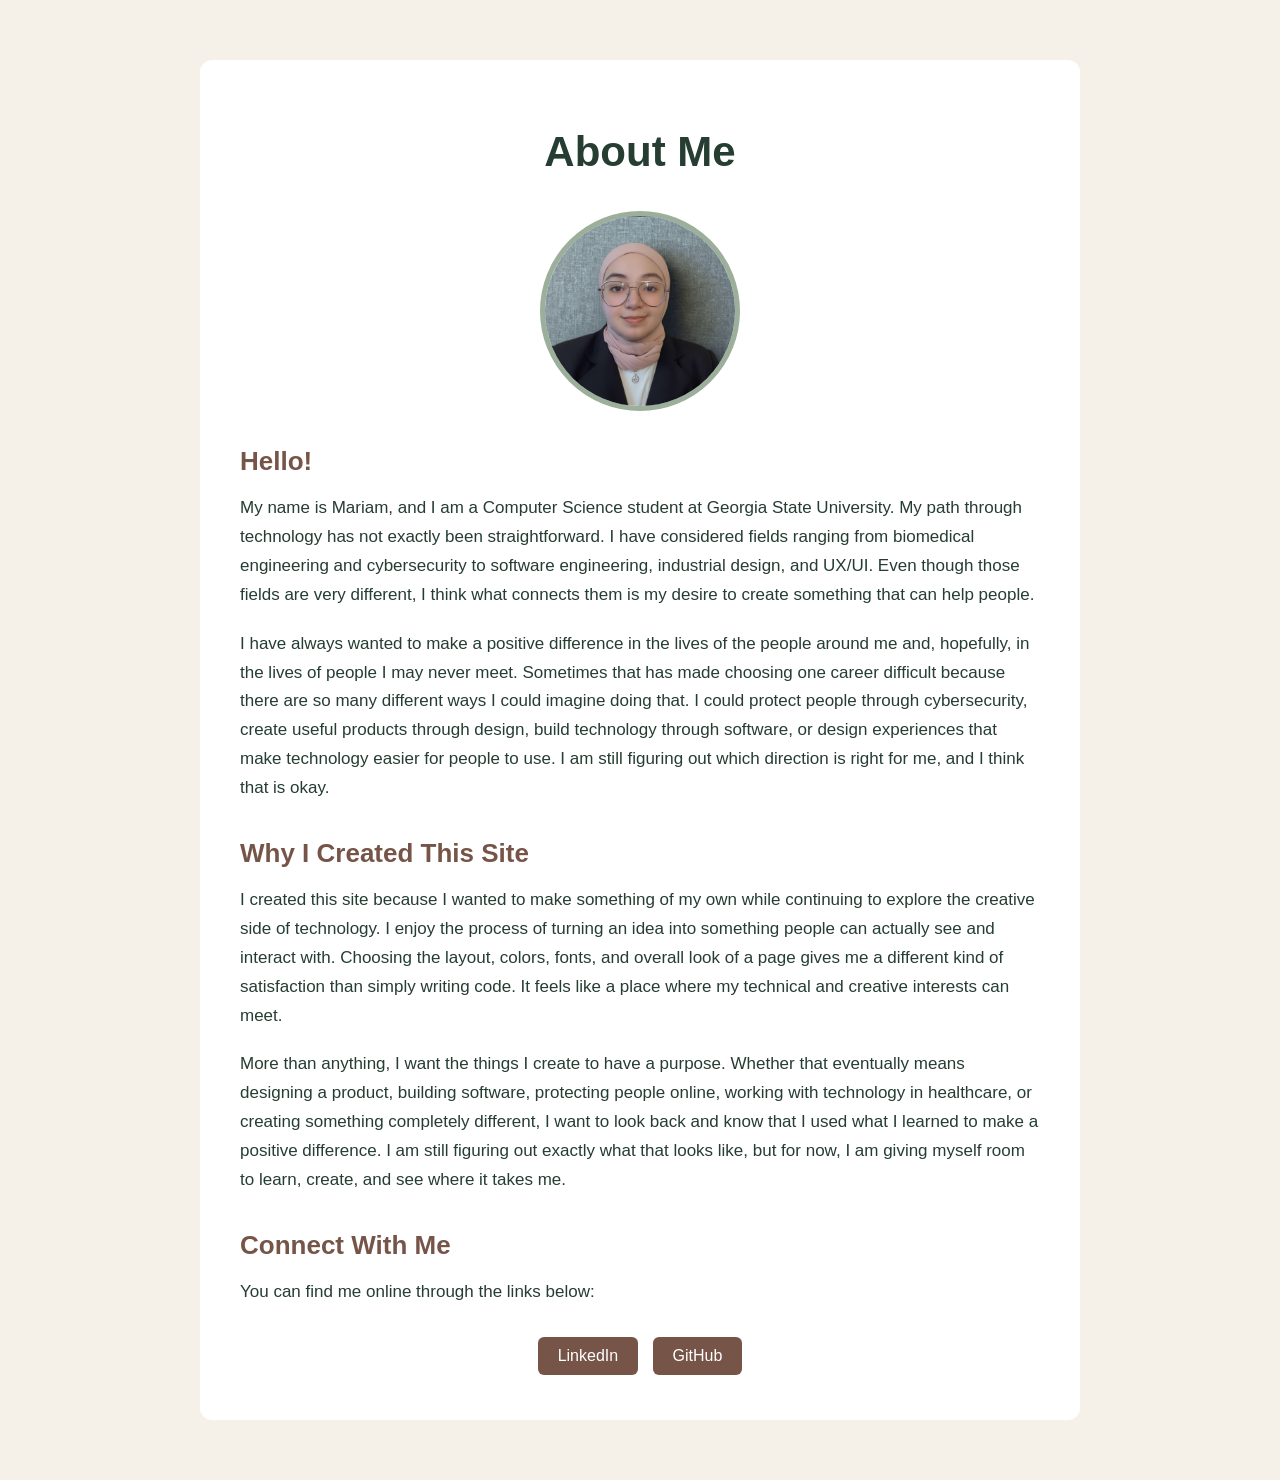
<file: External-Stylesheet/about.html>
<!DOCTYPE html>
<html lang="en">
<head>
    <meta charset="UTF-8">
    <meta name="viewport" content="width=device-width, initial-scale=1.0">
    <title>About Me</title>

    <link rel="stylesheet" href="styles.css">
</head>

<body>

    <main class="about-container">

        <h1>About Me</h1>
        
        <img src="images/me.png" alt="A photo of me" class="profile-image"> 
      
        <h2>Hello!</h2>

        <p>
            My name is Mariam, and I am a Computer Science student at
            Georgia State University. My path through technology has not
            exactly been straightforward. I have considered fields ranging
            from biomedical engineering and cybersecurity to software
            engineering, industrial design, and UX/UI. Even though those
            fields are very different, I think what connects them is my
            desire to create something that can help people.
        </p>

        <p>
            I have always wanted to make a positive difference in the lives
            of the people around me and, hopefully, in the lives of people
            I may never meet. Sometimes that has made choosing one career
            difficult because there are so many different ways I could
            imagine doing that. I could protect people through cybersecurity,
            create useful products through design, build technology through
            software, or design experiences that make technology easier for
            people to use. I am still figuring out which direction is right 
            for me, and I think that is okay.
        </p>

        <h2>Why I Created This Site</h2>

        <p>
            I created this site because I wanted to make something of my own
            while continuing to explore the creative side of technology.
            I enjoy the process of turning an idea into something people can
            actually see and interact with. Choosing the layout, colors,
            fonts, and overall look of a page gives me a different kind of
            satisfaction than simply writing code. It feels like a place
            where my technical and creative interests can meet.
        </p>

        <p>
            More than anything, I want the things I create to have a purpose.
            Whether that eventually means designing a product, building
            software, protecting people online, working with technology in
            healthcare, or creating something completely different, I want
            to look back and know that I used what I learned to make a
            positive difference. I am still figuring out exactly what that
            looks like, but for now, I am giving myself room to learn,
            create, and see where it takes me.
        </p>

        <h2>Connect With Me</h2>

        <p>
            You can find me online through the links below:
        </p>

        <div class="links">
            <a href="https://www.linkedin.com/in/mariam-kerzazi/" target="_blank">LinkedIn</a>
            <a href="https://github.com/mariam-kerzazi" target="_blank">GitHub</a>
        </div>

    </main>

</body>
</html>
</file>
<file: External-Stylesheet/styles.css>
/*
COLOR PALETTE
-------------------------
Cream: #F5F1E8
Dark Green: #263D32
Sage Green: #9CAF9A
Warm Brown: #765548
Light Sage: #E2E9E0
White: #FFFFFF
*/

/* Styles the overall page */
body {
    background-color: #F5F1E8;
    color: #263D32;
    font-family: Arial, sans-serif;
    margin: 0;
    padding: 0;
}

/* Creates the main container for the About page */
.about-container {
    max-width: 800px;
    margin: 60px auto;
    padding: 40px;
    background-color: #FFFFFF;
    border-radius: 12px;
}

/* Styles the main heading */
h1 {
    color: #263D32;
    text-align: center;
    font-size: 42px;
    margin-bottom: 35px;
}

/* Styles the section headings */
h2 {
    color: #765548;
    font-size: 26px;
    margin-top: 35px;
    margin-bottom: 15px;
}

/* Styles the paragraphs */
p {
    color: #263D32;
    font-size: 17px;
    line-height: 1.7;
    margin-bottom: 20px;
}

/* Styles the profile picture */
.profile-image {
    display: block;
    width: 190px;
    height: 190px;
    object-fit: cover;
    border-radius: 50%;
    margin: 0 auto 35px;
    border: 5px solid #9CAF9A;
}

/* Creates a section for the social media links */
.links {
    margin-top: 25px;
    text-align: center;
}

/* Styles the social media links */
.links a {
    display: inline-block;
    color: #FFFFFF;
    background-color: #765548;
    text-decoration: none;
    padding: 10px 20px;
    margin: 5px;
    border-radius: 6px;
}

/* Changes the link appearance when the mouse is over it */
.links a:hover {
    background-color: #9CAF9A;
    color: #263D32;
}
</file>
